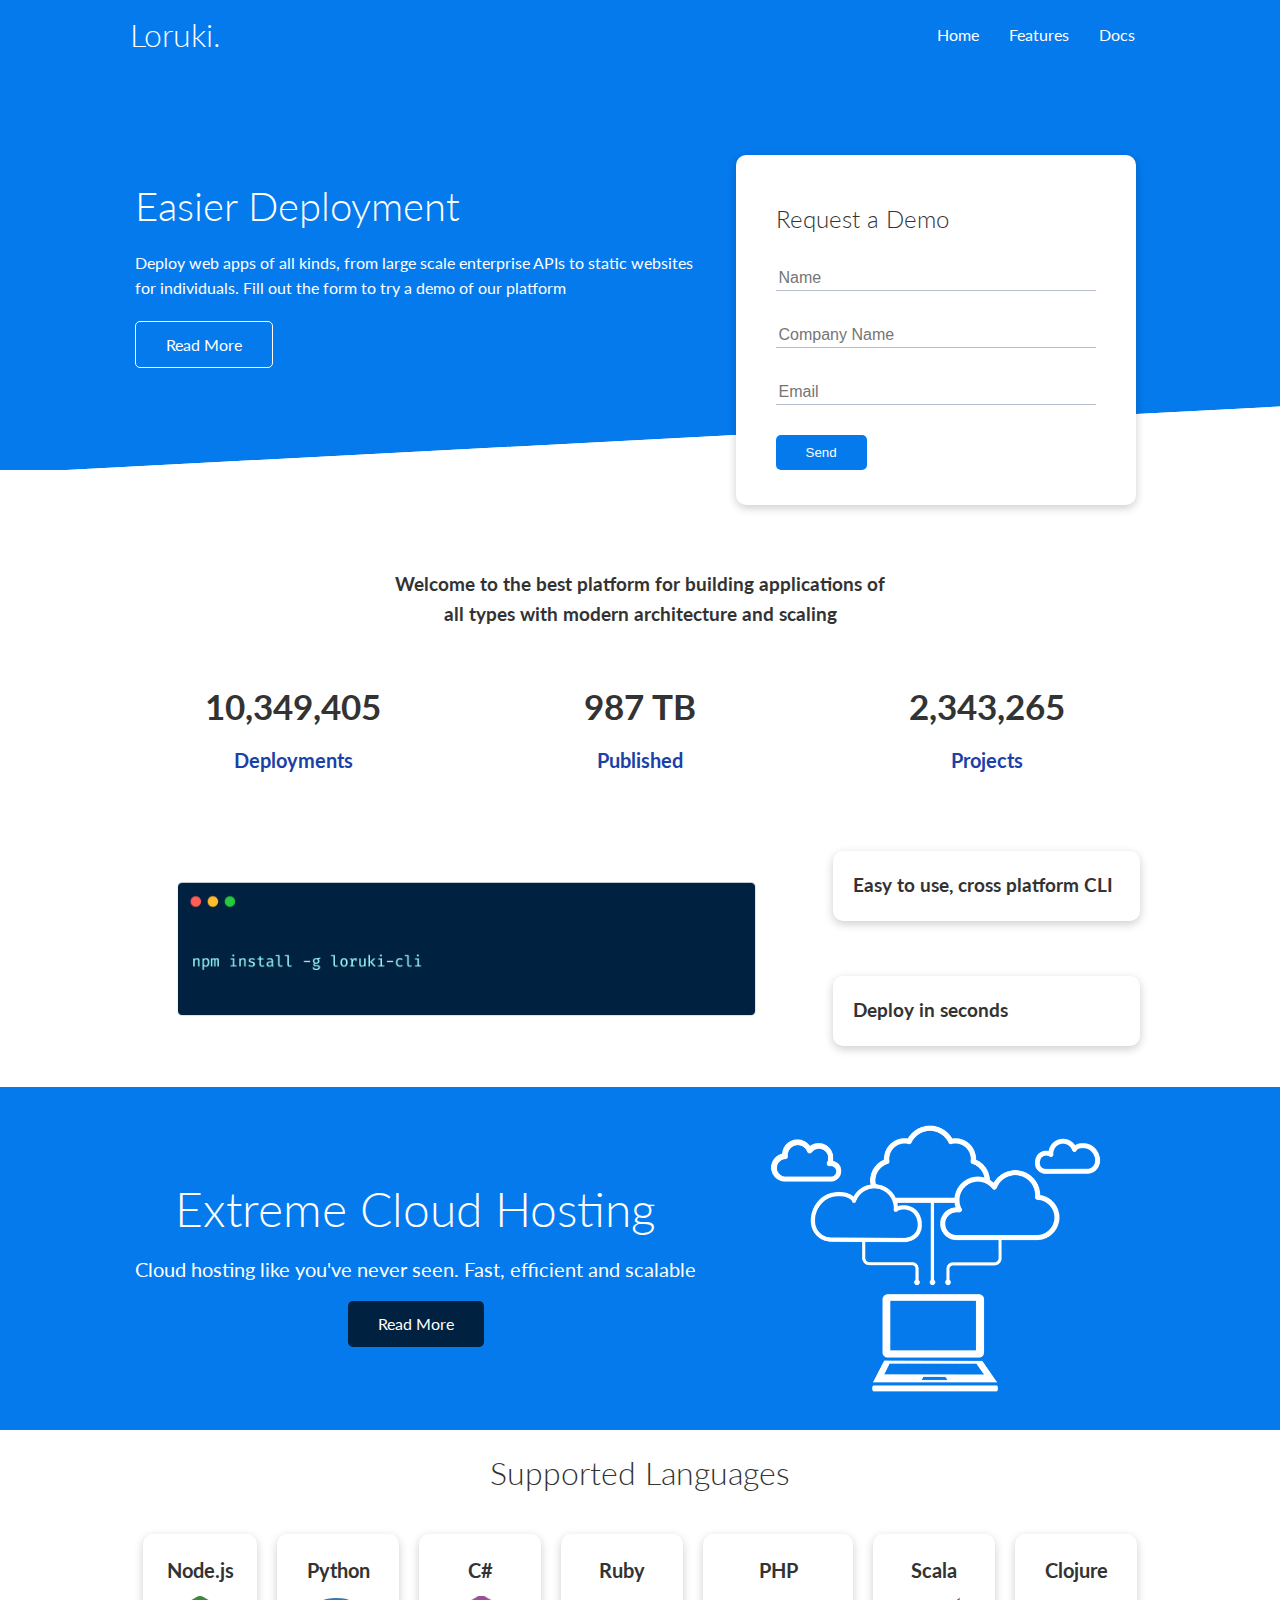
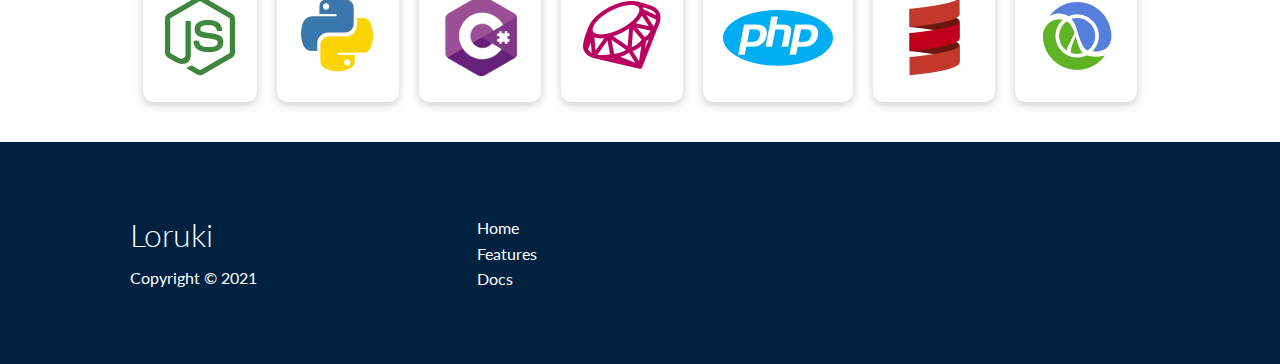
<file: index.html>
<!DOCTYPE html>
<html lang="en">
  <head>
    <meta charset="UTF-8" />
    <meta name="viewport" content="width=device-width, initial-scale=1.0" />
    <link
      rel="stylesheet"
      href="https://cdnjs.cloudflare.com/ajax/libs/font-awesome/5.15.1/css/all.min.css"
      integrity="sha512-+4zCK9k+qNFUR5X+cKL9EIR+ZOhtIloNl9GIKS57V1MyNsYpYcUrUeQc9vNfzsWfV28IaLL3i96P9sdNyeRssA=="
      crossorigin="anonymous"
    />
    <link rel="stylesheet" href="css/utilities.css" />
    <link rel="stylesheet" href="css/style.css" />
    <title>Loruki | Cloud Hosting For Everyone</title>
  </head>
  <body>
    <div class="navbar">
      <div class="container flex">
        <h1 class="logo">Loruki.</h1>
        <nav>
          <ul>
            <li><a href="index.html">Home</a></li>
            <li><a href="features.html">Features</a></li>
            <li><a href="docs.html">Docs</a></li>
          </ul>
        </nav>
      </div>
    </div>

    <section class="showcase">
      <div class="container grid">
        <div class="showcase-text">
          <h1>Easier Deployment</h1>
          <p>
            Deploy web apps of all kinds, from large scale enterprise APIs to
            static websites for individuals. Fill out the form to try a demo of
            our platform
          </p>
          <a href="features.html" class="btn btn-outline">Read More</a>
        </div>

        <div class="showcase-form card">
          <h2>Request a Demo</h2>

          <form>
            <div class="form-control">
              <input type="text" name="name" placeholder="Name" required />
            </div>
            <div class="form-control">
              <input
                type="text"
                name="company"
                placeholder="Company Name"
                required
              />
            </div>
            <div class="form-control">
              <input type="email" name="email" placeholder="Email" required />
            </div>
            <input type="submit" value="Send" class="btn btn-primary" />
          </form>
        </div>
      </div>
    </section>

    <section class="stats">
      <div class="container">
        <h3 class="stats-heading text-center my-1">
          Welcome to the best platform for building applications of all types
          with modern architecture and scaling
        </h3>

        <div class="grid grid-3 text-center my-4">
          <div>
            <i class="fas fa-server fa-3x"></i>
            <h3>10,349,405</h3>
            <p class="text-secondary">Deployments</p>
          </div>
          <div>
            <i class="fas fa-upload fa-3x"></i>
            <h3>987 TB</h3>
            <p class="text-secondary">Published</p>
          </div>
          <div>
            <i class="fas fa-project-diagram fa-3x"></i>
            <h3>2,343,265</h3>
            <p class="text-secondary">Projects</p>
          </div>
        </div>
      </div>
    </section>

    <section class="cli">
      <div class="container grid">
        <img src="images/cli.png" alt="" />
        <div class="card">
          <h3>Easy to use, cross platform CLI</h3>
        </div>
        <div class="card">
          <h3>Deploy in seconds</h3>
        </div>
      </div>
    </section>

    <section class="cloud bg-primary my-2 py-2">
      <div class="container grid">
        <div class="text-center">
          <h2 class="lg">Extreme Cloud Hosting</h2>
          <p class="lead my-1">
            Cloud hosting like you've never seen. Fast, efficient and scalable
          </p>
          <a href="features.html" class="btn btn-dark">Read More</a>
        </div>
        <img src="images/cloud.png" alt="" />
      </div>
    </section>

    <section class="languages">
      <h2 class="md text-center my-2">Supported Languages</h2>
      <div class="container flex">
        <div class="card">
          <h4>Node.js</h4>
          <img src="images/logos/node.png" alt="" />
        </div>
        <div class="card">
          <h4>Python</h4>
          <img src="images/logos/python.png" alt="" />
        </div>
        <div class="card">
          <h4>C#</h4>
          <img src="images/logos/csharp.png" alt="" />
        </div>
        <div class="card">
          <h4>Ruby</h4>
          <img src="images/logos/ruby.png" alt="" />
        </div>
        <div class="card">
          <h4>PHP</h4>
          <img src="images/logos/php.png" alt="" />
        </div>
        <div class="card">
          <h4>Scala</h4>
          <img src="images/logos/scala.png" alt="" />
        </div>
        <div class="card">
          <h4>Clojure</h4>
          <img src="images/logos/clojure.png" alt="" />
        </div>
      </div>
    </section>

    <footer class="footer bg-dark py-5">
      <div class="container grid grid-3">
        <div>
          <h1>Loruki</h1>
          <p>Copyright &copy; 2021</p>
        </div>
        <nav>
          <ul>
            <li><a href="index.html">Home</a></li>
            <li><a href="features.html">Features</a></li>
            <li><a href="docs.html">Docs</a></li>
          </ul>
        </nav>
        <div class="social">
          <a href="#"><i class="fab fa-github fa-2x"></i></a>
          <a href="#"><i class="fab fa-facebook fa-2x"></i></a>
          <a href="#"><i class="fab fa-instagram fa-2x"></i></a>
          <a href="#"><i class="fab fa-twitter fa-2x"></i></a>
        </div>
      </div>
    </footer>
  </body>
</html>
</file>
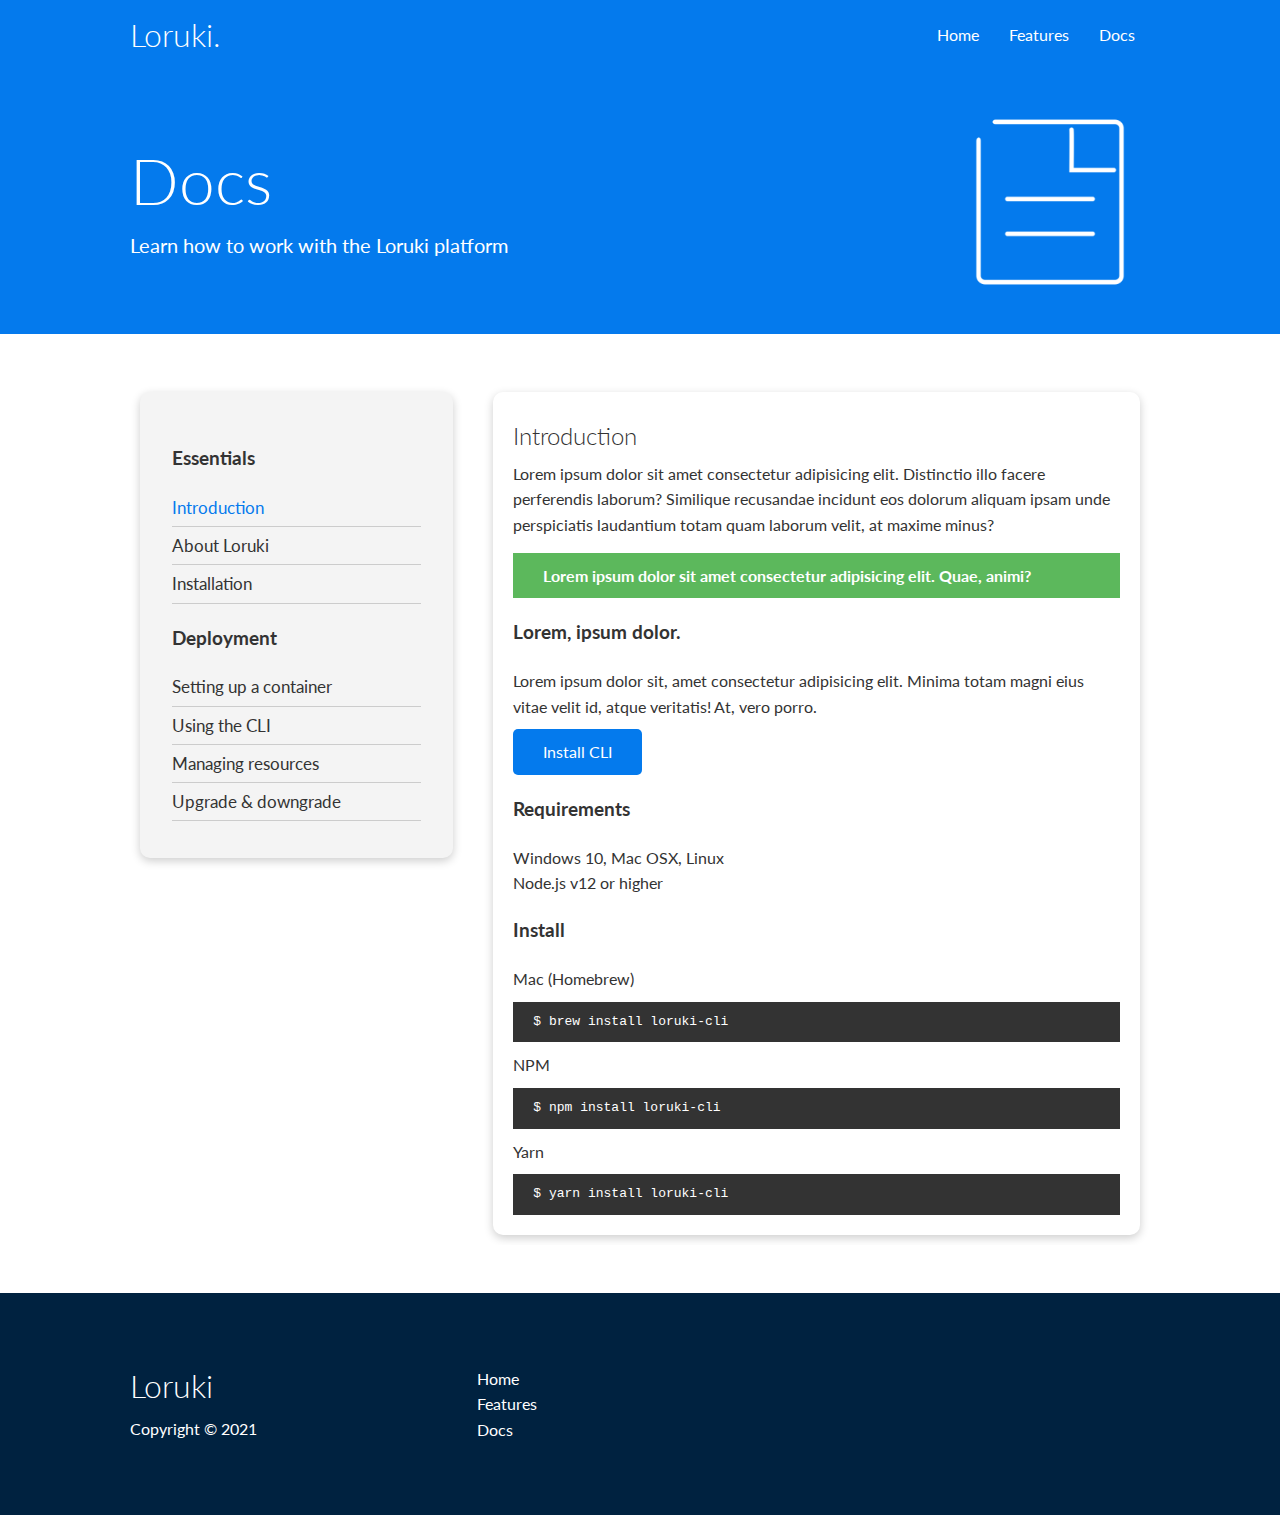
<file: docs.html>
<!DOCTYPE html>
<html lang="en">
  <head>
    <meta charset="UTF-8" />
    <meta name="viewport" content="width=device-width, initial-scale=1.0" />
    <link
      rel="stylesheet"
      href="https://cdnjs.cloudflare.com/ajax/libs/font-awesome/5.15.1/css/all.min.css"
      integrity="sha512-+4zCK9k+qNFUR5X+cKL9EIR+ZOhtIloNl9GIKS57V1MyNsYpYcUrUeQc9vNfzsWfV28IaLL3i96P9sdNyeRssA=="
      crossorigin="anonymous"
    />
    <link rel="stylesheet" href="css/utilities.css" />
    <link rel="stylesheet" href="css/style.css" />
    <title>Loruki | Cloud Hosting For Everyone</title>
  </head>
  <body>
    <div class="navbar">
      <div class="container flex">
        <h1 class="logo">Loruki.</h1>
        <nav>
          <ul>
            <li><a href="index.html">Home</a></li>
            <li><a href="features.html">Features</a></li>
            <li><a href="docs.html">Docs</a></li>
          </ul>
        </nav>
      </div>
    </div>

    <section class="docs-head bg-primary py-3">
      <div class="container grid">
        <div>
          <h1 class="xl">Docs</h1>
          <p class="lead">Learn how to work with the Loruki platform</p>
        </div>
        <img src="images/docs.png" alt="" />
      </div>
    </section>

    <section class="docs-main my-4">
      <div class="container grid">
        <div class="card bg-light p-3">
          <h3 class="my-2">Essentials</h3>
          <nav>
            <ul>
              <li><a class="text-primary" href="#">Introduction</a></li>
              <li><a href="#">About Loruki</a></li>
              <li><a href="#">Installation</a></li>
            </ul>
          </nav>

          <h3 class="my-2">Deployment</h3>
          <nav>
            <ul>
              <li><a href="#">Setting up a container</a></li>
              <li><a href="#">Using the CLI</a></li>
              <li><a href="#">Managing resources</a></li>
              <li><a href="#">Upgrade & downgrade</a></li>
            </ul>
          </nav>
        </div>
        <div class="card">
          <h2>Introduction</h2>
          <p>
            Lorem ipsum dolor sit amet consectetur adipisicing elit. Distinctio
            illo facere perferendis laborum? Similique recusandae incidunt eos
            dolorum aliquam ipsam unde perspiciatis laudantium totam quam
            laborum velit, at maxime minus?
          </p>

          <div class="alert alert-success">
            <i class="fas fa-info"></i> Lorem ipsum dolor sit amet consectetur
            adipisicing elit. Quae, animi?
          </div>

          <h3>Lorem, ipsum dolor.</h3>
          <p>
            Lorem ipsum dolor sit, amet consectetur adipisicing elit. Minima
            totam magni eius vitae velit id, atque veritatis! At, vero porro.
          </p>
          <a href="#" class="btn btn-primary">Install CLI</a>

          <h3>Requirements</h3>
          <ul>
            <li>Windows 10, Mac OSX, Linux</li>
            <li>Node.js v12 or higher</li>
          </ul>

          <h3>Install</h3>
          <p>Mac (Homebrew)</p>
          <pre><code>$ brew install loruki-cli</code></pre>
          <p>NPM</p>
          <pre><code>$ npm install loruki-cli</code></pre>
          <p>Yarn</p>
          <pre><code>$ yarn install loruki-cli</code></pre>
        </div>
      </div>
    </section>

    <footer class="footer bg-dark py-5">
      <div class="container grid grid-3">
        <div>
          <h1>Loruki</h1>
          <p>Copyright &copy; 2021</p>
        </div>
        <nav>
          <ul>
            <li><a href="index.html">Home</a></li>
            <li><a href="features.html">Features</a></li>
            <li><a href="docs.html">Docs</a></li>
          </ul>
        </nav>
        <div class="social">
          <a href="#"><i class="fab fa-github fa-2x"></i></a>
          <a href="#"><i class="fab fa-facebook fa-2x"></i></a>
          <a href="#"><i class="fab fa-instagram fa-2x"></i></a>
          <a href="#"><i class="fab fa-twitter fa-2x"></i></a>
        </div>
      </div>
    </footer>
  </body>
</html>
</file>
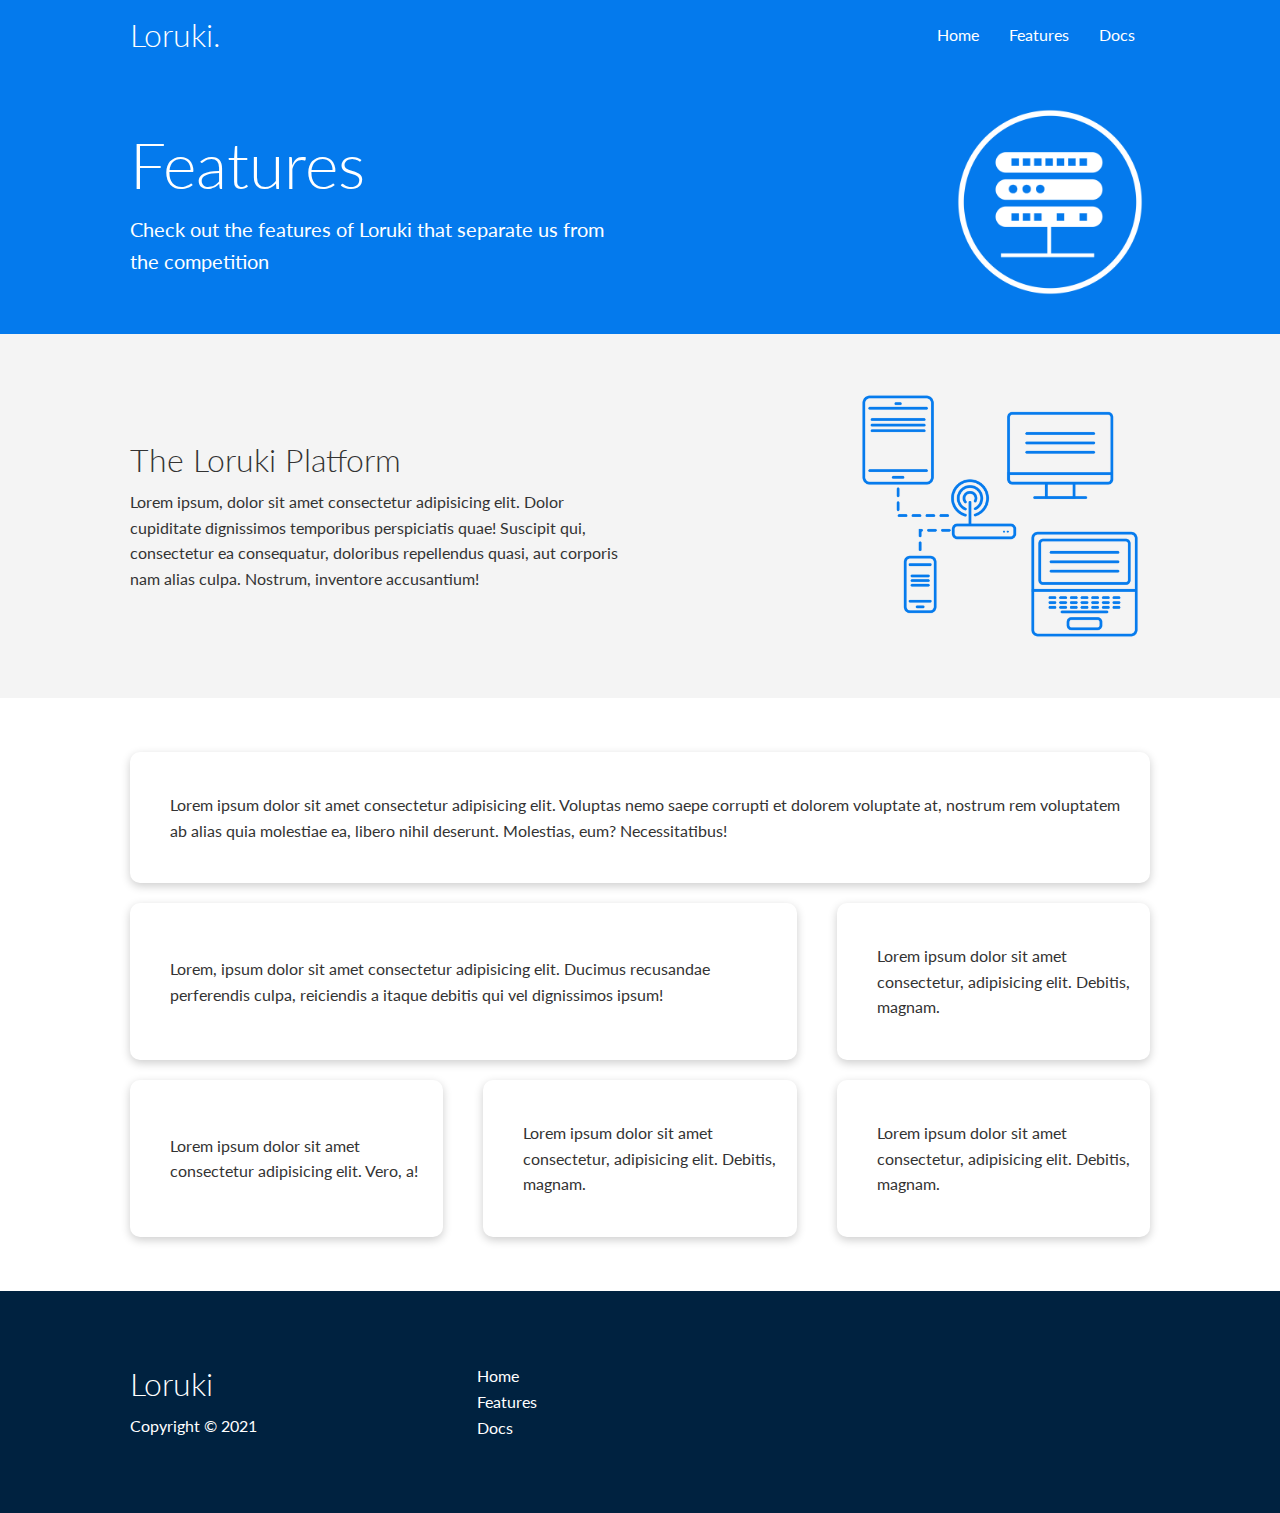
<file: features.html>
<!DOCTYPE html>
<html lang="en">
  <head>
    <meta charset="UTF-8" />
    <meta name="viewport" content="width=device-width, initial-scale=1.0" />
    <link
      rel="stylesheet"
      href="https://cdnjs.cloudflare.com/ajax/libs/font-awesome/5.15.1/css/all.min.css"
      integrity="sha512-+4zCK9k+qNFUR5X+cKL9EIR+ZOhtIloNl9GIKS57V1MyNsYpYcUrUeQc9vNfzsWfV28IaLL3i96P9sdNyeRssA=="
      crossorigin="anonymous"
    />
    <link rel="stylesheet" href="css/utilities.css" />
    <link rel="stylesheet" href="css/style.css" />
    <title>Loruki | Cloud Hosting For Everyone</title>
  </head>
  <body>
    <div class="navbar">
      <div class="container flex">
        <h1 class="logo">Loruki.</h1>
        <nav>
          <ul>
            <li><a href="index.html">Home</a></li>
            <li><a href="features.html">Features</a></li>
            <li><a href="docs.html">Docs</a></li>
          </ul>
        </nav>
      </div>
    </div>

    <section class="features-head bg-primary py-3">
      <div class="container grid">
        <div>
          <h1 class="xl">Features</h1>
          <p class="lead">
            Check out the features of Loruki that separate us from the
            competition
          </p>
        </div>
        <img src="images/server.png" alt="" />
      </div>
    </section>

    <section class="features-sub-head bg-light py-3">
      <div class="container grid">
        <div>
          <h1 class="md">The Loruki Platform</h1>
          <p>
            Lorem ipsum, dolor sit amet consectetur adipisicing elit. Dolor
            cupiditate dignissimos temporibus perspiciatis quae! Suscipit qui,
            consectetur ea consequatur, doloribus repellendus quasi, aut
            corporis nam alias culpa. Nostrum, inventore accusantium!
          </p>
        </div>
        <img src="images/server2.png" alt="" />
      </div>
    </section>

    <section class="features-main my-2">
      <div class="container grid grid-3">
        <div class="card flex">
          <i class="fas fa-server fa-3x"></i>
          <p>
            Lorem ipsum dolor sit amet consectetur adipisicing elit. Voluptas
            nemo saepe corrupti et dolorem voluptate at, nostrum rem voluptatem
            ab alias quia molestiae ea, libero nihil deserunt. Molestias, eum?
            Necessitatibus!
          </p>
        </div>
        <div class="card flex">
          <i class="fas fa-network-wired fa-3x"></i>
          <p>
            Lorem, ipsum dolor sit amet consectetur adipisicing elit. Ducimus
            recusandae perferendis culpa, reiciendis a itaque debitis qui vel
            dignissimos ipsum!
          </p>
        </div>
        <div class="card flex">
          <i class="fas fa-laptop-code fa-3x"></i>
          <p>
            Lorem ipsum dolor sit amet consectetur, adipisicing elit. Debitis,
            magnam.
          </p>
        </div>
        <div class="card flex">
          <i class="fas fa-database fa-3x"></i>
          <p>
            Lorem ipsum dolor sit amet consectetur adipisicing elit. Vero, a!
          </p>
        </div>
        <div class="card flex">
          <i class="fas fa-power-off fa-3x"></i>
          <p>
            Lorem ipsum dolor sit amet consectetur, adipisicing elit. Debitis,
            magnam.
          </p>
        </div>
        <div class="card flex">
          <i class="fas fa-upload fa-3x"></i>
          <p>
            Lorem ipsum dolor sit amet consectetur, adipisicing elit. Debitis,
            magnam.
          </p>
        </div>
      </div>
    </section>

    <footer class="footer bg-dark py-5">
      <div class="container grid grid-3">
        <div>
          <h1>Loruki</h1>
          <p>Copyright &copy; 2021</p>
        </div>
        <nav>
          <ul>
            <li><a href="index.html">Home</a></li>
            <li><a href="features.html">Features</a></li>
            <li><a href="docs.html">Docs</a></li>
          </ul>
        </nav>
        <div class="social">
          <a href="#"><i class="fab fa-github fa-2x"></i></a>
          <a href="#"><i class="fab fa-facebook fa-2x"></i></a>
          <a href="#"><i class="fab fa-instagram fa-2x"></i></a>
          <a href="#"><i class="fab fa-twitter fa-2x"></i></a>
        </div>
      </div>
    </footer>
  </body>
</html>
</file>
<file: css/utilities.css>
.container {
  max-width: 1100px;
  margin: 0 auto;
  overflow: auto;
  padding: 0 40px;
}

.card {
  background-color: #fff;
  color: #333;
  border-radius: 10px;
  box-shadow: 0 3px 10px rgba(0, 0, 0, 0.2);
  padding: 20px;
  margin: 10px;
}

.btn {
  display: inline-block;
  padding: 10px 30px;
  cursor: pointer;
  background: var(--primary-color);
  color: #fff;
  border: none;
  border-radius: 5px;
}

.btn-outline {
  background-color: transparent;
  border: 1px #fff solid;
}

.btn:hover {
  transform: scale(0.98);
}

/* Backgrounds & colored buttons */
.bg-primary,
.btn-primary {
  background-color: var(--primary-color);
  color: #fff;
}

.bg-secondary,
.btn-secondary {
  background-color: var(--secondary-color);
  color: #fff;
}

.bg-dark,
.btn-dark {
  background-color: var(--dark-color);
  color: #fff;
}

.bg-light,
.btn-light {
  background-color: var(--light-color);
  color: #333;
}

.bg-primary a,
.btn-primary a,
.bg-secondary a,
.btn-secondary a,
.bg-dark a,
.btn-dark a {
  color: #fff;
}

/* Text colors */
.text-primary {
  color: var(--primary-color);
}

.text-secondary {
  color: var(--secondary-color);
}

.text-dark {
  color: var(--dark-color);
}

.text-light {
  color: var(--light-color);
}

/* Text sizes */
.lead {
  font-size: 20px;
}

.sm {
  font-size: 1rem;
}

.md {
  font-size: 2rem;
}

.lg {
  font-size: 3rem;
}

.xl {
  font-size: 4rem;
}

.text-center {
  text-align: center;
}

/* Alert */
.alert {
  background-color: var(--light-color);
  padding: 10px 20px;
  font-weight: bold;
  margin: 15px 0;
}

.alert i {
  margin-right: 10px;
}

.alert-success {
  background-color: var(--success-color);
  color: #fff;
}

.alert-error {
  background-color: var(--error-color);
  color: #fff;
}

.flex {
  display: flex;
  justify-content: center;
  align-items: center;
  height: 100%;
}

.grid {
  display: grid;
  grid-template-columns: repeat(2, 1fr);
  gap: 20px;
  justify-content: center;
  align-items: center;
  height: 100%;
}

.grid-3 {
  grid-template-columns: repeat(3, 1fr);
}

/* Margin */
.my-1 {
  margin: 1rem 0;
}

.my-2 {
  margin: 1.5rem 0;
}

.my-3 {
  margin: 2rem 0;
}

.my-4 {
  margin: 3rem 0;
}

.my-5 {
  margin: 4rem 0;
}

.m-1 {
  margin: 1rem;
}

.m-2 {
  margin: 1.5rem;
}

.m-3 {
  margin: 2rem;
}

.m-4 {
  margin: 3rem;
}

.m-5 {
  margin: 4rem;
}

/* Padding */
.py-1 {
  padding: 1rem 0;
}

.py-2 {
  padding: 1.5rem 0;
}

.py-3 {
  padding: 2rem 0;
}

.py-4 {
  padding: 3rem 0;
}

.py-5 {
  padding: 4rem 0;
}

.p-1 {
  padding: 1rem;
}

.p-2 {
  padding: 1.5rem;
}

.p-3 {
  padding: 2rem;
}

.p-4 {
  padding: 3rem;
}

.p-5 {
  padding: 4rem;
}
</file>
<file: css/style.css>
@import url("https://fonts.googleapis.com/css2?family=Lato:wght@300&display=swap");

:root {
  --primary-color: #047aed;
  --secondary-color: #1c3fa8;
  --dark-color: #002240;
  --light-color: #f4f4f4;
  --success-color: #5cb85c;
  --error-color: #d9534f;
}

* {
  box-sizing: border-box;
  padding: 0;
  margin: 0;
}

body {
  font-family: "Lato", sans-serif;
  color: #333;
  line-height: 1.6;
}

ul {
  list-style-type: none;
}

a {
  text-decoration: none;
  color: #333;
}

h1,
h2 {
  font-weight: 300;
  line-height: 1.2;
  margin: 10px 0;
}

p {
  margin: 10px 0;
}

img {
  width: 100%;
}

code,
pre {
  background: #333;
  color: #fff;
  padding: 10px;
}

.hidden {
  visibility: hidden;
  height: 0;
}

/* Navbar */
.navbar {
  background-color: var(--primary-color);
  color: #fff;
  height: 70px;
}

.navbar ul {
  display: flex;
}

.navbar a {
  color: #fff;
  padding: 10px;
  margin: 0 5px;
}

.navbar a:hover {
  border-bottom: 2px #fff solid;
}

.navbar .flex {
  justify-content: space-between;
}

/* Showcase */
.showcase {
  height: 400px;
  background-color: var(--primary-color);
  color: #fff;
  position: relative;
}

.showcase h1 {
  font-size: 40px;
}

.showcase p {
  margin: 20px 0;
}

.showcase .grid {
  overflow: visible;
  grid-template-columns: 55% auto;
  gap: 30px;
}

.showcase-text {
  animation: slideInFromLeft 1s ease-in;
}

.showcase-form {
  position: relative;
  top: 60px;
  height: 350px;
  width: 400px;
  padding: 40px;
  z-index: 100;
  justify-self: flex-end;
  animation: slideInFromRight 1s ease-in;
}

.showcase-form .form-control {
  margin: 30px 0;
}

.showcase-form input[type="text"],
.showcase-form input[type="email"] {
  border: 0;
  border-bottom: 1px solid #b4becb;
  width: 100%;
  padding: 3px;
  font-size: 16px;
}

.showcase-form input:focus {
  outline: none;
}

.showcase::before,
.showcase::after {
  content: "";
  position: absolute;
  height: 100px;
  bottom: -70px;
  right: 0;
  left: 0;
  background: #fff;
  transform: skewY(-3deg);
  -webkit-transform: skewY(-3deg);
  -moz-transform: skewY(-3deg);
  -ms-transform: skewY(-3deg);
}

/* Stats */
.stats {
  padding-top: 100px;
  animation: slideInFromBottom 1s ease-in;
}

.stats-heading {
  max-width: 500px;
  margin: auto;
}

.stats .grid h3 {
  font-size: 35px;
}

.stats .grid p {
  font-size: 20px;
  font-weight: bold;
}

/* Cli */
.cli .grid {
  grid-template-columns: repeat(3, 1fr);
  grid-template-rows: repeat(2, 1fr);
}

.cli .grid > *:first-child {
  grid-column: 1 / span 2;
  grid-row: 1 / span 2;
}

/* Cloud */
.cloud .grid {
  grid-template-columns: 4fr 3fr;
}

/* Languages */

.languages .flex {
  flex-wrap: wrap;
}

.languages .card {
  text-align: center;
  margin: 18px 10px 40px;
  transition: transform 0.2s ease-in;
}

.languages .card h4 {
  font-size: 20px;
  margin-bottom: 10px;
}

.languages .card:hover {
  transform: translateY(-15px);
}

/* Features */
.features-head img,
.docs-head img {
  width: 200px;
  justify-self: flex-end;
}

.features-sub-head img {
  width: 300px;
  justify-self: flex-end;
}

.features-main .card > i {
  margin-right: 20px;
}

.features-main .grid {
  padding: 30px;
}

.features-main .grid > *:first-child {
  grid-column: 1 / span 3;
}

.features-main .grid > *:nth-child(2) {
  grid-column: 1 / span 2;
}

/* Docs */
.docs-main h3 {
  margin: 20px 0;
}

.docs-main .grid {
  grid-template-columns: 1fr 2fr;
  align-items: flex-start;
}

.docs-main nav li {
  font-size: 17px;
  padding-bottom: 5px;
  margin-bottom: 5px;
  border-bottom: 1px #ccc solid;
}

.docs-main a:hover {
  font-weight: bold;
}

/* Footer */
.footer .social a {
  margin: 0 10px;
}

/* Animations */
@keyframes slideInFromLeft {
  0% {
    transform: translateX(-100%);
  }

  100% {
    transform: translateX(0);
  }
}

@keyframes slideInFromRight {
  0% {
    transform: translateX(100%);
  }

  100% {
    transform: translateX(0);
  }
}

@keyframes slideInFromTop {
  0% {
    transform: translateY(-100%);
  }

  100% {
    transform: translateX(0);
  }
}

@keyframes slideInFromBottom {
  0% {
    transform: translateY(100%);
  }

  100% {
    transform: translateX(0);
  }
}

@media (max-width: 768px) {
  .grid,
  .showcase .grid,
  .stats .grid,
  .cli .grid,
  .cloud .grid,
  .features-main .grid,
  .docs-main .grid {
    grid-template-columns: 1fr;
    grid-template-rows: 1fr;
  }

  .showcase {
    height: auto;
  }

  .showcase-text {
    text-align: center;
    margin-top: 40px;
    animation: slideInFromTop 1s ease-in;
  }

  .showcase-form {
    justify-self: center;
    margin: auto;
    animation: slideInFromBottom 1s ease-in;
  }

  .cli .grid > *:first-child {
    grid-column: 1;
    grid-row: 1;
  }

  .features-head,
  .features-sub-head,
  .docs-head {
    text-align: center;
  }

  .features-head img,
  .features-sub-head img,
  .docs-head img {
    justify-self: center;
  }

  .features-main .grid > *:first-child,
  .features-main .grid > *:nth-child(2) {
    grid-column: 1;
  }
}

/* Mobile */
@media (max-width: 500px) {
  .navbar {
    height: 110px;
  }

  .navbar .flex {
    flex-direction: column;
  }

  .navbar ul {
    padding: 10px;
    background-color: rgba(0, 0, 0, 0.1);
  }

  .showcase-form {
    width: 300px;
  }
}
</file>
